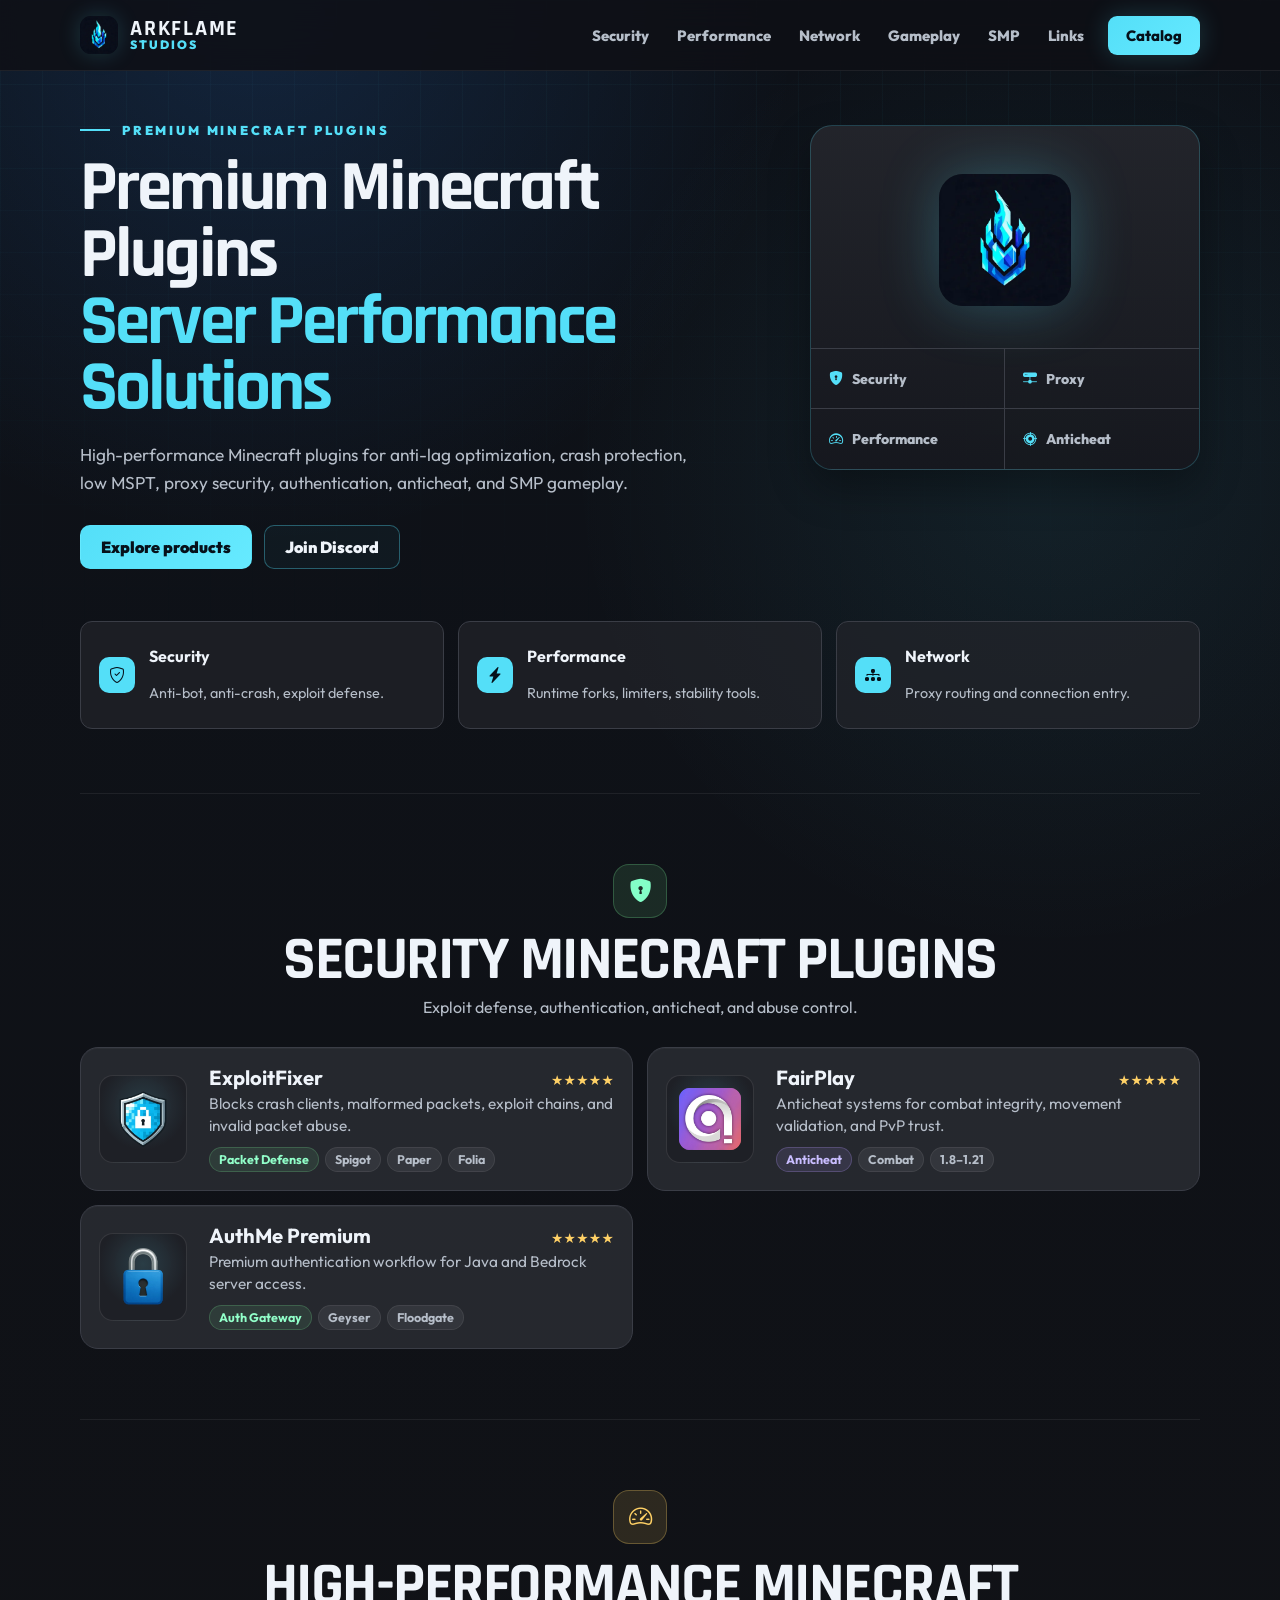
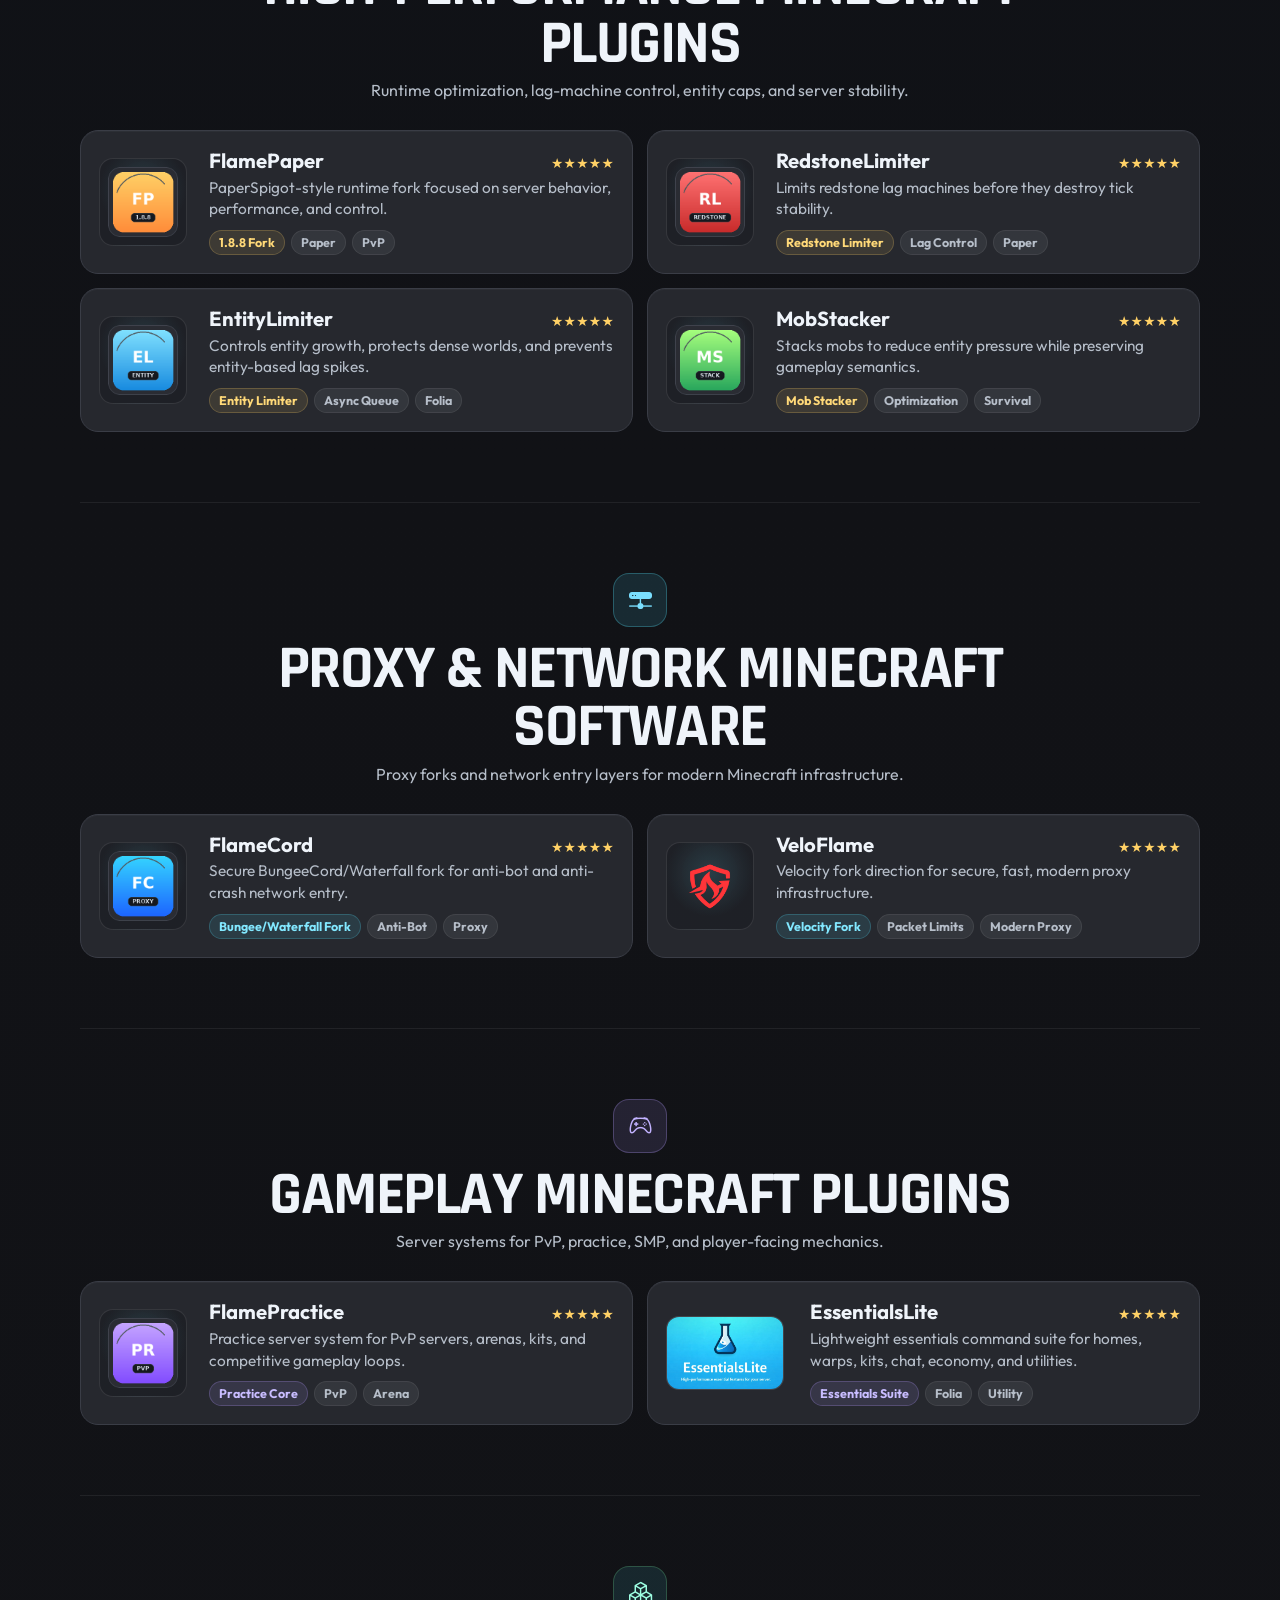
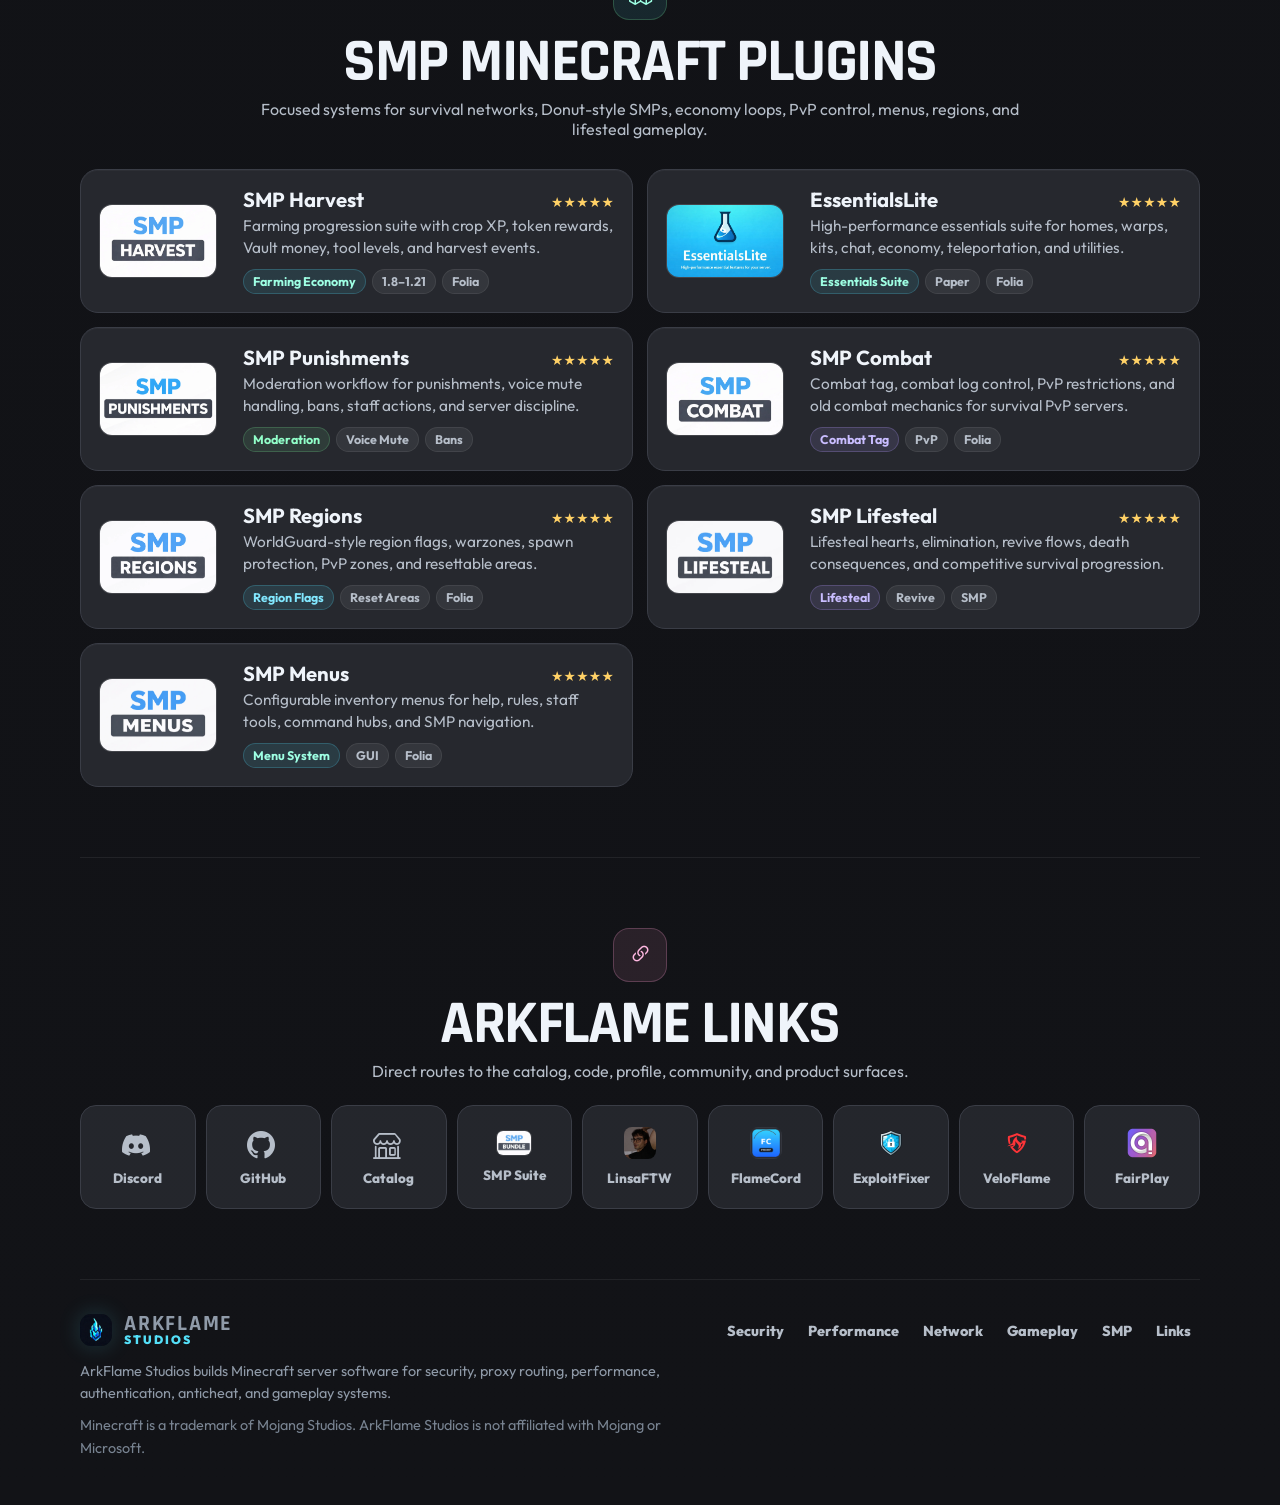
<file: index.html>
<!doctype html>
<html lang="en">
<head>
<meta charset="utf-8"/>
<meta content="width=device-width, initial-scale=1" name="viewport"/>
<title>Minecraft Plugins &amp; Server Performance | ArkFlame Studios</title>
<meta content="Premium Minecraft plugins for server security, anti-lag performance, crash protection, proxy protection, authentication, anticheat, and SMP gameplay." name="description"/>
<meta content="#111216" name="theme-color"/>
<meta content="dark" name="color-scheme"/>
<meta content="index,follow,max-image-preview:large,max-snippet:-1,max-video-preview:-1" name="robots"/>
<link href="https://arkflame.com/" rel="canonical"/>
<meta content="website" property="og:type"/>
<meta content="ArkFlame Studios" property="og:site_name"/>
<meta content="Minecraft Plugins &amp; Server Performance | ArkFlame Studios" property="og:title"/>
<meta content="Premium Minecraft plugins for server security, anti-lag performance, crash protection, proxy protection, authentication, anticheat, and SMP gameplay." property="og:description"/>
<meta content="https://arkflame.com/" property="og:url"/>
<meta content="https://arkflame.com/assets/img/og-image.webp" property="og:image"/>
<meta content="summary_large_image" name="twitter:card"/>
<meta content="Minecraft Plugins &amp; Server Performance | ArkFlame Studios" name="twitter:title"/>
<meta content="Premium Minecraft plugins for server security, anti-lag performance, crash protection, proxy protection, authentication, anticheat, and SMP gameplay." name="twitter:description"/>
<meta content="https://arkflame.com/assets/img/og-image.webp" name="twitter:image"/>
<link href="favicon.webp" rel="icon" sizes="any"/>
<link href="assets/img/favicon-32.webp" rel="icon" type="image/webp"/>
<link href="assets/img/apple-touch-icon.webp" rel="apple-touch-icon"/>
<link href="site.webmanifest" rel="manifest"/>
<link href="https://fonts.googleapis.com" rel="preconnect"/>
<link crossorigin="" href="https://fonts.gstatic.com" rel="preconnect"/>
<link crossorigin="" href="https://cdn.jsdelivr.net" rel="preconnect"/>
<link href="https://fonts.googleapis.com/css2?family=Outfit:wght@400;500;600;700;800&amp;family=Rajdhani:wght@600;700&amp;display=swap" rel="stylesheet"/>
<link href="https://cdn.jsdelivr.net/npm/bootstrap-icons@1.11.3/font/bootstrap-icons.min.css" rel="stylesheet"/>
<link href="assets/css/styles.css" rel="stylesheet"/>

<meta content="minecraft plugins, high-performance minecraft plugins, minecraft server plugins, minecraft exploit fixer, FlameCord, VeloFlame, Paper plugins, Spigot plugins, Bukkit plugins, Velocity plugins, anti lag minecraft plugin, SMP plugins, Minecraft anticheat plugin" name="keywords"/><meta content="ArkFlame Studios" name="author"/><meta content="image/webp" property="og:image:type"/><meta content="1200" property="og:image:width"/><meta content="630" property="og:image:height"/><meta content="en_US" property="og:locale"/><link as="image" href="assets/img/arkflame-logo.webp" rel="preload" type="image/webp"/><link as="image" href="assets/img/og-image.webp" rel="preload" type="image/webp"/><script type="application/ld+json">{
  "@context": "https://schema.org",
  "@graph": [
    {
      "@type": "Organization",
      "@id": "https://arkflame.com/#organization",
      "name": "ArkFlame Studios",
      "url": "https://arkflame.com/",
      "logo": "https://arkflame.com/assets/img/arkflame-logo.webp",
      "image": "https://arkflame.com/assets/img/og-image.webp",
      "sameAs": [
        "https://github.com/ArkFlame",
        "https://builtbybit.com/creators/linsaftw.152552/",
        "https://discord.com/invite/gF36AT3",
        "https://flamecord.com/",
        "https://exploitfixer.org/",
        "https://veloflame.com/",
        "https://fairplay.arkflame.com/",
        "https://linsaftw.arkflame.com/"
      ],
      "description": "ArkFlame Studios builds premium Minecraft plugins and high-performance server software for security, proxy protection, anti-lag optimization, authentication, anticheat, and SMP gameplay."
    },
    {
      "@type": "WebSite",
      "@id": "https://arkflame.com/#website",
      "url": "https://arkflame.com/",
      "name": "ArkFlame Studios",
      "publisher": {
        "@id": "https://arkflame.com/#organization"
      },
      "inLanguage": "en-US"
    },
    {
      "@type": "WebPage",
      "@id": "https://arkflame.com/#webpage",
      "url": "https://arkflame.com/",
      "name": "Minecraft Plugins & Server Performance | ArkFlame Studios",
      "description": "Premium Minecraft plugins for server security, anti-lag performance, crash protection, proxy protection, authentication, anticheat, and SMP gameplay.",
      "isPartOf": {
        "@id": "https://arkflame.com/#website"
      },
      "about": {
        "@id": "https://arkflame.com/#organization"
      },
      "primaryImageOfPage": "https://arkflame.com/assets/img/og-image.webp",
      "inLanguage": "en-US"
    },
    {
      "@type": "BreadcrumbList",
      "@id": "https://arkflame.com/#breadcrumb",
      "itemListElement": [
        {
          "@type": "ListItem",
          "position": 1,
          "name": "Home",
          "item": "https://arkflame.com/"
        },
        {
          "@type": "ListItem",
          "position": 2,
          "name": "Minecraft Plugins",
          "item": "https://arkflame.com/#security"
        }
      ]
    },
    {
      "@type": "ItemList",
      "@id": "https://arkflame.com/#minecraft-plugins",
      "name": "High-Performance Minecraft Plugins by ArkFlame Studios",
      "itemListElement": [
        {
          "@type": "ListItem",
          "position": 1,
          "name": "ExploitFixer",
          "url": "https://exploitfixer.org/"
        },
        {
          "@type": "ListItem",
          "position": 2,
          "name": "FairPlay",
          "url": "https://fairplay.arkflame.com/"
        },
        {
          "@type": "ListItem",
          "position": 3,
          "name": "AuthMe Premium",
          "url": "https://builtbybit.com/resources/authme-premium-geyser-java.44493/"
        },
        {
          "@type": "ListItem",
          "position": 4,
          "name": "FlamePaper",
          "url": "https://builtbybit.com/resources/flamepaper-high-performance.44405/"
        },
        {
          "@type": "ListItem",
          "position": 5,
          "name": "RedstoneLimiter",
          "url": "https://builtbybit.com/resources/redstonelimiter-smart-redstone-limiter.23133/"
        },
        {
          "@type": "ListItem",
          "position": 6,
          "name": "EntityLimiter",
          "url": "https://builtbybit.com/resources/entitylimiter-optimize-performance.67164/"
        },
        {
          "@type": "ListItem",
          "position": 7,
          "name": "MobStacker",
          "url": "https://builtbybit.com/resources/mobstacker-optimize-server-performance.23141/"
        },
        {
          "@type": "ListItem",
          "position": 8,
          "name": "FlameCord",
          "url": "https://flamecord.com/"
        },
        {
          "@type": "ListItem",
          "position": 9,
          "name": "VeloFlame",
          "url": "https://veloflame.com/"
        },
        {
          "@type": "ListItem",
          "position": 10,
          "name": "FlamePractice",
          "url": "https://builtbybit.com/resources/flamepractice-duels-ranked-ffa.70252/"
        },
        {
          "@type": "ListItem",
          "position": 11,
          "name": "EssentialsLite",
          "url": "https://builtbybit.com/resources/essentialslite.34917/"
        },
        {
          "@type": "ListItem",
          "position": 12,
          "name": "SMP Harvest",
          "url": "https://builtbybit.com/resources/smp-harvest.26872/"
        },
        {
          "@type": "ListItem",
          "position": 13,
          "name": "SMP Punishments",
          "url": "https://builtbybit.com/resources/smp-punishments-voice-mute-bans.103696/"
        },
        {
          "@type": "ListItem",
          "position": 14,
          "name": "SMP Combat",
          "url": "https://builtbybit.com/resources/smp-combat.103978/"
        },
        {
          "@type": "ListItem",
          "position": 15,
          "name": "SMP Regions",
          "url": "https://builtbybit.com/resources/smp-regions.104646/"
        },
        {
          "@type": "ListItem",
          "position": 16,
          "name": "SMP Lifesteal",
          "url": "https://builtbybit.com/resources/smp-lifesteal.106855/"
        },
        {
          "@type": "ListItem",
          "position": 17,
          "name": "SMP Menus",
          "url": "https://builtbybit.com/resources/smp-menus.108152/"
        }
      ]
    },
    {
      "@type": "SoftwareApplication",
      "name": "ExploitFixer",
      "url": "https://exploitfixer.org/",
      "image": "https://arkflame.com/assets/img/product-icons/exploitfixer.webp",
      "description": "Minecraft server crash fixer and exploit mitigation plugin for Spigot, Paper, and Folia networks.",
      "applicationCategory": "GameApplication",
      "operatingSystem": "Minecraft Java Edition Server",
      "keywords": "minecraft exploit fixer, crash protection, packet defense, security plugin",
      "publisher": {
        "@id": "https://arkflame.com/#organization"
      }
    },
    {
      "@type": "SoftwareApplication",
      "name": "FairPlay",
      "url": "https://fairplay.arkflame.com/",
      "image": "https://arkflame.com/assets/img/product-icons/fairplay.webp",
      "description": "Minecraft anticheat plugin for combat integrity, movement checks, and PvP trust.",
      "applicationCategory": "GameApplication",
      "operatingSystem": "Minecraft Java Edition Server",
      "keywords": "minecraft anticheat plugin, combat anticheat, pvp security",
      "publisher": {
        "@id": "https://arkflame.com/#organization"
      }
    },
    {
      "@type": "SoftwareApplication",
      "name": "AuthMe Premium",
      "url": "https://builtbybit.com/resources/authme-premium-geyser-java.44493/",
      "image": "https://arkflame.com/assets/img/product-icons/authme-premium.webp",
      "description": "Premium Minecraft authentication plugin for secure login, Java, Bedrock, Geyser, and Floodgate server access.",
      "applicationCategory": "GameApplication",
      "operatingSystem": "Minecraft Java Edition Server",
      "keywords": "minecraft secure login plugin, authentication plugin, geyser floodgate",
      "publisher": {
        "@id": "https://arkflame.com/#organization"
      }
    },
    {
      "@type": "SoftwareApplication",
      "name": "FlamePaper",
      "url": "https://builtbybit.com/resources/flamepaper-high-performance.44405/",
      "image": "https://arkflame.com/assets/img/product-icons/flamepaper.webp",
      "description": "High-performance PaperSpigot 1.8.8 fork for PvP servers and optimized Minecraft server behavior.",
      "applicationCategory": "GameApplication",
      "operatingSystem": "Minecraft Java Edition Server",
      "keywords": "paperspigot fork, minecraft server performance, pvp server software",
      "publisher": {
        "@id": "https://arkflame.com/#organization"
      }
    },
    {
      "@type": "SoftwareApplication",
      "name": "RedstoneLimiter",
      "url": "https://builtbybit.com/resources/redstonelimiter-smart-redstone-limiter.23133/",
      "image": "https://arkflame.com/assets/img/product-icons/redstonelimiter.webp",
      "description": "Minecraft anti-lag redstone plugin that prevents redstone lag machines and protects tick stability.",
      "applicationCategory": "GameApplication",
      "operatingSystem": "Minecraft Java Edition Server",
      "keywords": "anti lag redstone plugin, prevent redstone lag, minecraft lag reduction",
      "publisher": {
        "@id": "https://arkflame.com/#organization"
      }
    },
    {
      "@type": "SoftwareApplication",
      "name": "EntityLimiter",
      "url": "https://builtbybit.com/resources/entitylimiter-optimize-performance.67164/",
      "image": "https://arkflame.com/assets/img/product-icons/entitylimiter.webp",
      "description": "Minecraft entity limiter plugin for entity optimization, lag reduction, and high player count stability.",
      "applicationCategory": "GameApplication",
      "operatingSystem": "Minecraft Java Edition Server",
      "keywords": "best entity limiter plugin, minecraft entity optimization, minecraft lag reduction",
      "publisher": {
        "@id": "https://arkflame.com/#organization"
      }
    },
    {
      "@type": "SoftwareApplication",
      "name": "MobStacker",
      "url": "https://builtbybit.com/resources/mobstacker-optimize-server-performance.23141/",
      "image": "https://arkflame.com/assets/img/product-icons/mobstacker.webp",
      "description": "Minecraft mob stacking plugin that reduces entity pressure while preserving survival gameplay.",
      "applicationCategory": "GameApplication",
      "operatingSystem": "Minecraft Java Edition Server",
      "keywords": "mob stacker plugin, entity optimization, survival plugin",
      "publisher": {
        "@id": "https://arkflame.com/#organization"
      }
    },
    {
      "@type": "SoftwareApplication",
      "name": "FlameCord",
      "url": "https://flamecord.com/",
      "image": "https://arkflame.com/assets/img/product-icons/flamecord.webp",
      "description": "High-performance BungeeCord and Waterfall proxy fork for anti-bot, anti-crash, and network protection.",
      "applicationCategory": "GameApplication",
      "operatingSystem": "Minecraft Java Edition Server",
      "keywords": "FlameCord, BungeeCord DDOS protection, BungeeCord proxy protection, anti bot proxy",
      "publisher": {
        "@id": "https://arkflame.com/#organization"
      }
    },
    {
      "@type": "SoftwareApplication",
      "name": "VeloFlame",
      "url": "https://veloflame.com/",
      "image": "https://arkflame.com/assets/img/product-icons/veloflame.webp",
      "description": "Velocity fork for modern Minecraft proxy performance, packet limits, and secure network infrastructure.",
      "applicationCategory": "GameApplication",
      "operatingSystem": "Minecraft Java Edition Server",
      "keywords": "Velocity fork, Velocity plugins, Minecraft proxy performance",
      "publisher": {
        "@id": "https://arkflame.com/#organization"
      }
    },
    {
      "@type": "SoftwareApplication",
      "name": "FlamePractice",
      "url": "https://builtbybit.com/resources/flamepractice-duels-ranked-ffa.70252/",
      "image": "https://arkflame.com/assets/img/product-icons/flamepractice.webp",
      "description": "Minecraft PvP practice server plugin for arenas, kits, matchmaking, and competitive gameplay loops.",
      "applicationCategory": "GameApplication",
      "operatingSystem": "Minecraft Java Edition Server",
      "keywords": "minecraft practice plugin, pvp plugin, arena plugin",
      "publisher": {
        "@id": "https://arkflame.com/#organization"
      }
    },
    {
      "@type": "SoftwareApplication",
      "name": "EssentialsLite",
      "url": "https://builtbybit.com/resources/essentialslite.34917/",
      "image": "https://arkflame.com/assets/img/products/smp/essentialslite.webp",
      "description": "High-performance Minecraft essentials plugin for homes, warps, kits, chat, economy, teleportation, and utilities.",
      "applicationCategory": "GameApplication",
      "operatingSystem": "Minecraft Java Edition Server",
      "keywords": "minecraft essentials plugin, Paper plugin, Folia plugin, utility plugin",
      "publisher": {
        "@id": "https://arkflame.com/#organization"
      }
    },
    {
      "@type": "SoftwareApplication",
      "name": "SMP Harvest",
      "url": "https://builtbybit.com/resources/smp-harvest.26872/",
      "image": "https://arkflame.com/assets/img/products/smp/smp-harvest.webp",
      "description": "Minecraft farming economy plugin for crop XP, token rewards, Vault money, tool levels, and harvest events.",
      "applicationCategory": "GameApplication",
      "operatingSystem": "Minecraft Java Edition Server",
      "keywords": "minecraft farming plugin, SMP economy plugin, harvest plugin",
      "publisher": {
        "@id": "https://arkflame.com/#organization"
      }
    },
    {
      "@type": "SoftwareApplication",
      "name": "SMP Punishments",
      "url": "https://builtbybit.com/resources/smp-punishments-voice-mute-bans.103696/",
      "image": "https://arkflame.com/assets/img/products/smp/smp-punishments.webp",
      "description": "Minecraft moderation plugin for punishments, voice mute, bans, staff actions, and server discipline.",
      "applicationCategory": "GameApplication",
      "operatingSystem": "Minecraft Java Edition Server",
      "keywords": "minecraft moderation plugin, voice mute plugin, ban plugin",
      "publisher": {
        "@id": "https://arkflame.com/#organization"
      }
    },
    {
      "@type": "SoftwareApplication",
      "name": "SMP Combat",
      "url": "https://builtbybit.com/resources/smp-combat.103978/",
      "image": "https://arkflame.com/assets/img/products/smp/smp-combat.webp",
      "description": "Minecraft combat tag and PvP control plugin for survival servers and old combat mechanics.",
      "applicationCategory": "GameApplication",
      "operatingSystem": "Minecraft Java Edition Server",
      "keywords": "minecraft combat tag plugin, pvp control plugin, SMP combat",
      "publisher": {
        "@id": "https://arkflame.com/#organization"
      }
    },
    {
      "@type": "SoftwareApplication",
      "name": "SMP Regions",
      "url": "https://builtbybit.com/resources/smp-regions.104646/",
      "image": "https://arkflame.com/assets/img/products/smp/smp-regions.webp",
      "description": "Minecraft region flags plugin for warzones, spawn protection, PvP zones, and resettable areas.",
      "applicationCategory": "GameApplication",
      "operatingSystem": "Minecraft Java Edition Server",
      "keywords": "minecraft regions plugin, pvp zone plugin, region flags",
      "publisher": {
        "@id": "https://arkflame.com/#organization"
      }
    },
    {
      "@type": "SoftwareApplication",
      "name": "SMP Lifesteal",
      "url": "https://builtbybit.com/resources/smp-lifesteal.106855/",
      "image": "https://arkflame.com/assets/img/products/smp/smp-lifesteal.webp",
      "description": "Minecraft Lifesteal SMP core plugin with hearts, elimination, revive flows, and competitive survival progression.",
      "applicationCategory": "GameApplication",
      "operatingSystem": "Minecraft Java Edition Server",
      "keywords": "minecraft lifesteal plugin, lifesteal SMP plugin, revive plugin",
      "publisher": {
        "@id": "https://arkflame.com/#organization"
      }
    },
    {
      "@type": "SoftwareApplication",
      "name": "SMP Menus",
      "url": "https://builtbybit.com/resources/smp-menus.108152/",
      "image": "https://arkflame.com/assets/img/products/smp/smp-menus.webp",
      "description": "Minecraft GUI menu system plugin for help menus, rules, staff tools, command hubs, and SMP navigation.",
      "applicationCategory": "GameApplication",
      "operatingSystem": "Minecraft Java Edition Server",
      "keywords": "minecraft menu plugin, GUI plugin, SMP menus",
      "publisher": {
        "@id": "https://arkflame.com/#organization"
      }
    }
  ]
}</script></head>
<body>
<a class="skip-link" href="#main">Skip to content</a>
<header class="site-header" data-header="">
<nav aria-label="Primary navigation" class="nav shell">
<a aria-label="ArkFlame Studios home" class="brand" href="#top">
<img alt="ArkFlame Studios logo for premium Minecraft plugins and server software" decoding="async" fetchpriority="high" height="38" loading="eager" src="assets/img/arkflame-logo.webp" width="38"/>
<span><strong>ARKFLAME</strong><em>STUDIOS</em></span>
</a>
<button aria-controls="primary-menu" aria-expanded="false" class="menu-toggle" data-menu-toggle="" type="button">
<span></span><span></span><span></span>
<span class="sr-only">Toggle menu</span>
</button>
<div class="nav-links" data-menu="" id="primary-menu">
<a href="#security">Security</a>
<a href="#performance">Performance</a>
<a href="#network">Network</a>
<a href="#gameplay">Gameplay</a>
<a href="#smp">SMP</a>
<a href="#links">Links</a>
<a class="nav-cta" href="https://builtbybit.com/creators/linsaftw.152552/" rel="noopener" target="_blank">Catalog</a>
</div>
</nav>
</header>
<main id="main">
<section class="hero shell" id="top">
<div class="hero-copy">
<p class="eyebrow"><span></span> Premium Minecraft plugins</p>
<h1>Premium Minecraft Plugins<br/><span>Server Performance Solutions</span></h1>
<p class="hero-text">High-performance Minecraft plugins for anti-lag optimization, crash protection, low MSPT, proxy security, authentication, anticheat, and SMP gameplay.</p>
<div aria-label="Primary actions" class="hero-actions">
<a class="btn primary" href="#security">Explore products</a>
<a class="btn secondary" href="https://discord.com/invite/gF36AT3" rel="noopener" target="_blank">Join Discord</a>
</div>
</div>
<aside aria-label="ArkFlame software layers" class="hero-panel">
<img alt="ArkFlame Studios logo for premium Minecraft plugins and server software" class="hero-logo" decoding="async" fetchpriority="high" height="112" loading="eager" src="assets/img/arkflame-logo.webp" width="112"/>
<div class="layer-list">
<span><i class="bi bi-shield-lock-fill"></i> Security</span>
<span><i class="bi bi-hdd-network-fill"></i> Proxy</span>
<span><i class="bi bi-speedometer2"></i> Performance</span>
<span><i class="bi bi-crosshair2"></i> Anticheat</span>
</div>
</aside>
</section>
<section aria-label="ArkFlame stack summary" class="intro shell">
<article><i class="bi bi-shield-check"></i><strong>Security</strong><span>Anti-bot, anti-crash, exploit defense.</span></article>
<article><i class="bi bi-lightning-charge-fill"></i><strong>Performance</strong><span>Runtime forks, limiters, stability tools.</span></article>
<article><i class="bi bi-diagram-3-fill"></i><strong>Network</strong><span>Proxy routing and connection entry.</span></article>
</section>
<section class="product-category shell" id="security">
<header class="category-heading">
<div class="category-icon security"><i class="bi bi-shield-lock-fill"></i></div>
<h2>Security Minecraft Plugins</h2>
<p>Exploit defense, authentication, anticheat, and abuse control.</p>
</header>
<div class="product-list two-columns">
<article class="product-row">
<a href="https://exploitfixer.org/" rel="noopener" target="_blank">
<img alt="ExploitFixer premium Minecraft plugin icon for crash protection and exploit mitigation" decoding="async" height="88" loading="lazy" src="assets/img/product-icons/exploitfixer.webp" width="88"/>
<div class="product-body">
<div class="product-title"><h3 title="ExploitFixer - Advanced Minecraft crash protection and exploit mitigation plugin">ExploitFixer</h3><span aria-label="5 star rating" class="rating">★★★★★</span></div>
<p>Blocks crash clients, malformed packets, exploit chains, and invalid packet abuse.</p>
<div class="chips"><span class="chip security-chip">Packet Defense</span><span class="chip">Spigot</span><span class="chip">Paper</span><span class="chip">Folia</span></div>
</div>
</a>
</article>
<article class="product-row">
<a href="https://fairplay.arkflame.com/" rel="noopener" target="_blank">
<img alt="FairPlay Minecraft anticheat plugin icon for PvP server security" decoding="async" height="88" loading="lazy" src="assets/img/product-icons/fairplay.webp" width="88"/>
<div class="product-body">
<div class="product-title"><h3 title="FairPlay - Minecraft anticheat plugin for combat integrity and PvP trust">FairPlay</h3><span aria-label="5 star rating" class="rating">★★★★★</span></div>
<p>Anticheat systems for combat integrity, movement validation, and PvP trust.</p>
<div class="chips"><span class="chip gameplay-chip">Anticheat</span><span class="chip">Combat</span><span class="chip">1.8–1.21</span></div>
</div>
</a>
</article>
<article class="product-row">
<a href="https://builtbybit.com/resources/authme-premium-geyser-java.44493/" rel="noopener" target="_blank">
<img alt="AuthMe Premium Minecraft secure login plugin icon" decoding="async" height="88" loading="lazy" src="assets/img/product-icons/authme-premium.webp" width="88"/>
<div class="product-body">
<div class="product-title"><h3 title="AuthMe Premium - Secure Minecraft login and authentication plugin">AuthMe Premium</h3><span aria-label="5 star rating" class="rating">★★★★★</span></div>
<p>Premium authentication workflow for Java and Bedrock server access.</p>
<div class="chips"><span class="chip security-chip">Auth Gateway</span><span class="chip">Geyser</span><span class="chip">Floodgate</span></div>
</div>
</a>
</article>
</div>
</section>
<section class="product-category shell" id="performance">
<header class="category-heading">
<div class="category-icon performance"><i class="bi bi-speedometer2"></i></div>
<h2>High-Performance Minecraft Plugins</h2>
<p>Runtime optimization, lag-machine control, entity caps, and server stability.</p>
</header>
<div class="product-list two-columns">
<article class="product-row">
<a href="https://builtbybit.com/resources/flamepaper-high-performance.44405/" rel="noopener" target="_blank">
<img alt="FlamePaper high-performance PaperSpigot fork icon for Minecraft PvP servers" decoding="async" height="88" loading="lazy" src="assets/img/product-icons/flamepaper.webp" width="88"/>
<div class="product-body">
<div class="product-title"><h3 title="FlamePaper - High-performance PaperSpigot 1.8.8 fork for PvP servers">FlamePaper</h3><span aria-label="5 star rating" class="rating">★★★★★</span></div>
<p>PaperSpigot-style runtime fork focused on server behavior, performance, and control.</p>
<div class="chips"><span class="chip performance-chip">1.8.8 Fork</span><span class="chip">Paper</span><span class="chip">PvP</span></div>
</div>
</a>
</article>
<article class="product-row">
<a href="https://builtbybit.com/resources/redstonelimiter-smart-redstone-limiter.23133/" rel="noopener" target="_blank">
<img alt="RedstoneLimiter Minecraft anti-lag redstone plugin icon" decoding="async" height="88" loading="lazy" src="assets/img/product-icons/redstonelimiter.webp" width="88"/>
<div class="product-body">
<div class="product-title"><h3 title="RedstoneLimiter - Minecraft redstone lag prevention plugin">RedstoneLimiter</h3><span aria-label="5 star rating" class="rating">★★★★★</span></div>
<p>Limits redstone lag machines before they destroy tick stability.</p>
<div class="chips"><span class="chip performance-chip">Redstone Limiter</span><span class="chip">Lag Control</span><span class="chip">Paper</span></div>
</div>
</a>
</article>
<article class="product-row">
<a href="https://builtbybit.com/resources/entitylimiter-optimize-performance.67164/" rel="noopener" target="_blank">
<img alt="EntityLimiter Minecraft entity optimization plugin icon" decoding="async" height="88" loading="lazy" src="assets/img/product-icons/entitylimiter.webp" width="88"/>
<div class="product-body">
<div class="product-title"><h3 title="EntityLimiter - Minecraft entity optimization and lag reduction plugin">EntityLimiter</h3><span aria-label="5 star rating" class="rating">★★★★★</span></div>
<p>Controls entity growth, protects dense worlds, and prevents entity-based lag spikes.</p>
<div class="chips"><span class="chip performance-chip">Entity Limiter</span><span class="chip">Async Queue</span><span class="chip">Folia</span></div>
</div>
</a>
</article>
<article class="product-row">
<a href="https://builtbybit.com/resources/mobstacker-optimize-server-performance.23141/" rel="noopener" target="_blank">
<img alt="MobStacker Minecraft mob stacking performance plugin icon" decoding="async" height="88" loading="lazy" src="assets/img/product-icons/mobstacker.webp" width="88"/>
<div class="product-body">
<div class="product-title"><h3 title="MobStacker - Minecraft mob stacking and entity optimization plugin">MobStacker</h3><span aria-label="5 star rating" class="rating">★★★★★</span></div>
<p>Stacks mobs to reduce entity pressure while preserving gameplay semantics.</p>
<div class="chips"><span class="chip performance-chip">Mob Stacker</span><span class="chip">Optimization</span><span class="chip">Survival</span></div>
</div>
</a>
</article>
</div>
</section>
<section class="product-category shell" id="network">
<header class="category-heading">
<div class="category-icon network"><i class="bi bi-hdd-network-fill"></i></div>
<h2>Proxy &amp; Network Minecraft Software</h2>
<p>Proxy forks and network entry layers for modern Minecraft infrastructure.</p>
</header>
<div class="product-list two-columns">
<article class="product-row">
<a href="https://flamecord.com/" rel="noopener" target="_blank">
<img alt="FlameCord BungeeCord proxy protection software icon" decoding="async" height="88" loading="lazy" src="assets/img/product-icons/flamecord.webp" width="88"/>
<div class="product-body">
<div class="product-title"><h3 title="FlameCord - BungeeCord and Waterfall anti-bot proxy protection">FlameCord</h3><span aria-label="5 star rating" class="rating">★★★★★</span></div>
<p>Secure BungeeCord/Waterfall fork for anti-bot and anti-crash network entry.</p>
<div class="chips"><span class="chip network-chip">Bungee/Waterfall Fork</span><span class="chip">Anti-Bot</span><span class="chip">Proxy</span></div>
</div>
</a>
</article>
<article class="product-row">
<a href="https://veloflame.com/" rel="noopener" target="_blank">
<img alt="VeloFlame Velocity fork Minecraft proxy software icon" decoding="async" height="88" loading="lazy" src="assets/img/product-icons/veloflame.webp" width="88"/>
<div class="product-body">
<div class="product-title"><h3 title="VeloFlame - Velocity fork for modern Minecraft proxy performance">VeloFlame</h3><span aria-label="5 star rating" class="rating">★★★★★</span></div>
<p>Velocity fork direction for secure, fast, modern proxy infrastructure.</p>
<div class="chips"><span class="chip network-chip">Velocity Fork</span><span class="chip">Packet Limits</span><span class="chip">Modern Proxy</span></div>
</div>
</a>
</article>
</div>
</section>
<section class="product-category shell" id="gameplay">
<header class="category-heading">
<div class="category-icon gameplay"><i class="bi bi-controller"></i></div>
<h2>Gameplay Minecraft Plugins</h2>
<p>Server systems for PvP, practice, SMP, and player-facing mechanics.</p>
</header>
<div class="product-list two-columns">
<article class="product-row">
<a href="https://builtbybit.com/resources/flamepractice-duels-ranked-ffa.70252/" rel="noopener" target="_blank">
<img alt="FlamePractice Minecraft PvP practice plugin icon" decoding="async" height="88" loading="lazy" src="assets/img/product-icons/flamepractice.webp" width="88"/>
<div class="product-body">
<div class="product-title"><h3 title="FlamePractice - Minecraft PvP practice server plugin">FlamePractice</h3><span aria-label="5 star rating" class="rating">★★★★★</span></div>
<p>Practice server system for PvP servers, arenas, kits, and competitive gameplay loops.</p>
<div class="chips"><span class="chip gameplay-chip">Practice Core</span><span class="chip">PvP</span><span class="chip">Arena</span></div>
</div>
</a>
</article>
<article class="product-row">
<a href="https://builtbybit.com/resources/essentialslite.34917/" rel="noopener" target="_blank">
<img alt="EssentialsLite high-performance Minecraft essentials plugin artwork" class="product-banner" decoding="async" height="88" loading="lazy" src="assets/img/products/smp/essentialslite.webp" width="88"/>
<div class="product-body">
<div class="product-title"><h3 title="EssentialsLite - Lightweight Minecraft essentials plugin for Paper and Folia">EssentialsLite</h3><span aria-label="5 star rating" class="rating">★★★★★</span></div>
<p>Lightweight essentials command suite for homes, warps, kits, chat, economy, and utilities.</p>
<div class="chips"><span class="chip gameplay-chip">Essentials Suite</span><span class="chip">Folia</span><span class="chip">Utility</span></div>
</div>
</a>
</article>
</div>
</section>
<section class="product-category shell" id="smp">
<header class="category-heading">
<div class="category-icon smp"><i class="bi bi-boxes"></i></div>
<h2>SMP Minecraft Plugins</h2>
<p>Focused systems for survival networks, Donut-style SMPs, economy loops, PvP control, menus, regions, and lifesteal gameplay.</p>
</header>
<div class="product-list two-columns">
<article class="product-row">
<a href="https://builtbybit.com/resources/smp-harvest.26872/" rel="noopener" target="_blank">
<img alt="SMP Harvest Minecraft farming economy plugin artwork" class="product-banner" decoding="async" height="88" loading="lazy" src="assets/img/products/smp/smp-harvest.webp" width="88"/>
<div class="product-body">
<div class="product-title"><h3 title="SMP Harvest - Minecraft farming economy and survival progression plugin">SMP Harvest</h3><span aria-label="5 star rating" class="rating">★★★★★</span></div>
<p>Farming progression suite with crop XP, token rewards, Vault money, tool levels, and harvest events.</p>
<div class="chips"><span class="chip smp-chip">Farming Economy</span><span class="chip">1.8–1.21</span><span class="chip">Folia</span></div>
</div>
</a>
</article>
<article class="product-row">
<a href="https://builtbybit.com/resources/essentialslite.34917/" rel="noopener" target="_blank">
<img alt="EssentialsLite high-performance Minecraft essentials plugin artwork" class="product-banner" decoding="async" height="88" loading="lazy" src="assets/img/products/smp/essentialslite.webp" width="88"/>
<div class="product-body">
<div class="product-title"><h3 title="EssentialsLite - Lightweight Minecraft essentials plugin for Paper and Folia">EssentialsLite</h3><span aria-label="5 star rating" class="rating">★★★★★</span></div>
<p>High-performance essentials suite for homes, warps, kits, chat, economy, teleportation, and utilities.</p>
<div class="chips"><span class="chip smp-chip">Essentials Suite</span><span class="chip">Paper</span><span class="chip">Folia</span></div>
</div>
</a>
</article>
<article class="product-row">
<a href="https://builtbybit.com/resources/smp-punishments-voice-mute-bans.103696/" rel="noopener" target="_blank">
<img alt="SMP Punishments Minecraft moderation plugin artwork for voice mute and bans" class="product-banner" decoding="async" height="88" loading="lazy" src="assets/img/products/smp/smp-punishments.webp" width="88"/>
<div class="product-body">
<div class="product-title"><h3 title="SMP Punishments - Minecraft moderation plugin for voice mute and bans">SMP Punishments</h3><span aria-label="5 star rating" class="rating">★★★★★</span></div>
<p>Moderation workflow for punishments, voice mute handling, bans, staff actions, and server discipline.</p>
<div class="chips"><span class="chip security-chip">Moderation</span><span class="chip">Voice Mute</span><span class="chip">Bans</span></div>
</div>
</a>
</article>
<article class="product-row">
<a href="https://builtbybit.com/resources/smp-combat.103978/" rel="noopener" target="_blank">
<img alt="SMP Combat Minecraft combat tag and PvP control plugin artwork" class="product-banner" decoding="async" height="88" loading="lazy" src="assets/img/products/smp/smp-combat.webp" width="88"/>
<div class="product-body">
<div class="product-title"><h3 title="SMP Combat - Minecraft combat tag and PvP control plugin">SMP Combat</h3><span aria-label="5 star rating" class="rating">★★★★★</span></div>
<p>Combat tag, combat log control, PvP restrictions, and old combat mechanics for survival PvP servers.</p>
<div class="chips"><span class="chip gameplay-chip">Combat Tag</span><span class="chip">PvP</span><span class="chip">Folia</span></div>
</div>
</a>
</article>
<article class="product-row">
<a href="https://builtbybit.com/resources/smp-regions.104646/" rel="noopener" target="_blank">
<img alt="SMP Regions Minecraft region flags and PvP zones plugin artwork" class="product-banner" decoding="async" height="88" loading="lazy" src="assets/img/products/smp/smp-regions.webp" width="88"/>
<div class="product-body">
<div class="product-title"><h3 title="SMP Regions - Minecraft region flags and PvP zone plugin">SMP Regions</h3><span aria-label="5 star rating" class="rating">★★★★★</span></div>
<p>WorldGuard-style region flags, warzones, spawn protection, PvP zones, and resettable areas.</p>
<div class="chips"><span class="chip network-chip">Region Flags</span><span class="chip">Reset Areas</span><span class="chip">Folia</span></div>
</div>
</a>
</article>
<article class="product-row">
<a href="https://builtbybit.com/resources/smp-lifesteal.106855/" rel="noopener" target="_blank">
<img alt="SMP Lifesteal Minecraft Lifesteal SMP core plugin artwork" class="product-banner" decoding="async" height="88" loading="lazy" src="assets/img/products/smp/smp-lifesteal.webp" width="88"/>
<div class="product-body">
<div class="product-title"><h3 title="SMP Lifesteal - Minecraft Lifesteal SMP core plugin">SMP Lifesteal</h3><span aria-label="5 star rating" class="rating">★★★★★</span></div>
<p>Lifesteal hearts, elimination, revive flows, death consequences, and competitive survival progression.</p>
<div class="chips"><span class="chip gameplay-chip">Lifesteal</span><span class="chip">Revive</span><span class="chip">SMP</span></div>
</div>
</a>
</article>
<article class="product-row">
<a href="https://builtbybit.com/resources/smp-menus.108152/" rel="noopener" target="_blank">
<img alt="SMP Menus Minecraft GUI menu system plugin artwork" class="product-banner" decoding="async" height="88" loading="lazy" src="assets/img/products/smp/smp-menus.webp" width="88"/>
<div class="product-body">
<div class="product-title"><h3 title="SMP Menus - Minecraft GUI menu system plugin">SMP Menus</h3><span aria-label="5 star rating" class="rating">★★★★★</span></div>
<p>Configurable inventory menus for help, rules, staff tools, command hubs, and SMP navigation.</p>
<div class="chips"><span class="chip smp-chip">Menu System</span><span class="chip">GUI</span><span class="chip">Folia</span></div>
</div>
</a>
</article>
</div>
</section>
<section class="links-section shell" id="links">
<header class="category-heading compact">
<div class="category-icon links"><i class="bi bi-link-45deg"></i></div>
<h2>ArkFlame Links</h2>
<p>Direct routes to the catalog, code, profile, community, and product surfaces.</p>
</header>
<div aria-label="ArkFlame external links" class="icon-links">
<a aria-label="ArkFlame Studios Discord" href="https://discord.com/invite/gF36AT3" rel="noopener" target="_blank">
<i aria-hidden="true" class="bi bi-discord"></i>
<span>Discord</span>
</a>
<a aria-label="ArkFlame GitHub" href="https://github.com/ArkFlame" rel="noopener" target="_blank">
<i aria-hidden="true" class="bi bi-github"></i>
<span>GitHub</span>
</a>
<a aria-label="ArkFlame BuiltByBit catalog" href="https://builtbybit.com/creators/linsaftw.152552/" rel="noopener" target="_blank">
<i class="bi bi-shop"></i>
<span>Catalog</span>
</a>
<a aria-label="SMP Complete Suite bundle" href="https://builtbybit.com/resources/bundle/smp-complete-suite.3724/" rel="noopener" target="_blank">
<img alt="SMP Complete Suite Minecraft plugins bundle artwork" class="link-thumb" decoding="async" height="28" loading="lazy" src="assets/img/products/smp/smp-bundle.webp" width="28"/>
<span>SMP Suite</span>
</a>
<a aria-label="LinsaFTW profile" href="https://linsaftw.arkflame.com" rel="noopener" target="_blank">
<img alt="LinsaFTW ArkFlame Studios developer profile image" decoding="async" height="28" loading="lazy" src="assets/img/product-icons/linsaftw.webp" width="28"/>
<span>LinsaFTW</span>
</a>
<a aria-label="FlameCord website" href="https://flamecord.com/" rel="noopener" target="_blank">
<img alt="FlameCord BungeeCord proxy protection software icon" decoding="async" height="28" loading="lazy" src="assets/img/product-icons/flamecord.webp" width="28"/>
<span>FlameCord</span>
</a>
<a aria-label="ExploitFixer website" href="https://exploitfixer.org/" rel="noopener" target="_blank">
<img alt="ExploitFixer premium Minecraft plugin icon for crash protection and exploit mitigation" decoding="async" height="28" loading="lazy" src="assets/img/product-icons/exploitfixer.webp" width="28"/>
<span>ExploitFixer</span>
</a>
<a aria-label="VeloFlame website" href="https://veloflame.com/" rel="noopener" target="_blank">
<img alt="VeloFlame Velocity fork Minecraft proxy software icon" decoding="async" height="28" loading="lazy" src="assets/img/product-icons/veloflame.webp" width="28"/>
<span>VeloFlame</span>
</a>
<a aria-label="FairPlay website" href="https://fairplay.arkflame.com/" rel="noopener" target="_blank">
<img alt="FairPlay Minecraft anticheat plugin icon for PvP server security" decoding="async" height="28" loading="lazy" src="assets/img/product-icons/fairplay.webp" width="28"/>
<span>FairPlay</span>
</a>
</div>
</section>
</main>
<footer class="site-footer shell">
<div>
<a aria-label="ArkFlame Studios home" class="brand footer-brand" href="#top">
<img alt="ArkFlame Studios logo for premium Minecraft plugins and server software" decoding="async" fetchpriority="high" height="32" loading="eager" src="assets/img/arkflame-logo.webp" width="32"/>
<span><strong>ARKFLAME</strong><em>STUDIOS</em></span>
</a>
<p>ArkFlame Studios builds Minecraft server software for security, proxy routing, performance, authentication, anticheat, and gameplay systems.</p>
<p class="legal">Minecraft is a trademark of Mojang Studios. ArkFlame Studios is not affiliated with Mojang or Microsoft.</p>
</div>
<div class="footer-links">
<a href="#security">Security</a>
<a href="#performance">Performance</a>
<a href="#network">Network</a>
<a href="#gameplay">Gameplay</a>
<a href="#smp">SMP</a>
<a href="#links">Links</a>
</div>
</footer>
<script defer="" src="assets/js/main.js"></script>
</body>
</html>
</file>
<file: assets/css/styles.css>
:root {
  --bg: #111216;
  --bg-2: #17191e;
  --panel: #24262c;
  --panel-2: #2b2d33;
  --panel-3: #33363d;
  --line: #3a3d46;
  --line-soft: rgba(255,255,255,.07);
  --text: #eff4fa;
  --muted: #b6bec9;
  --muted-2: #8f9aa8;
  --blue: #2f8cff;
  --cyan: #54dff8;
  --green: #76e18f;
  --gold: #ffd166;
  --pink: #ff9fcf;
  --purple: #b59cff;
  --shadow: 0 18px 42px rgba(0,0,0,.32);
  --radius: 12px;
  --radius-lg: 18px;
  --font-display: "Rajdhani", "Outfit", system-ui, sans-serif;
  --font-body: "Outfit", system-ui, -apple-system, Segoe UI, sans-serif;
}

* { box-sizing: border-box; }
html { scroll-behavior: smooth; }
body {
  margin: 0;
  min-height: 100vh;
  background:
    radial-gradient(circle at 20% 0%, rgba(47,140,255,.16), transparent 34rem),
    radial-gradient(circle at 82% 10%, rgba(84,223,248,.08), transparent 30rem),
    linear-gradient(180deg, #0d1118 0%, var(--bg) 44%, #121317 100%);
  color: var(--text);
  font-family: var(--font-body);
  text-rendering: optimizeLegibility;
  -webkit-font-smoothing: antialiased;
}
body::before {
  content: "";
  position: fixed;
  inset: 0;
  z-index: -1;
  pointer-events: none;
  background:
    linear-gradient(rgba(84,223,248,.035) 1px, transparent 1px),
    linear-gradient(90deg, rgba(84,223,248,.035) 1px, transparent 1px);
  background-size: 42px 42px;
  mask-image: linear-gradient(to bottom, black, transparent 74%);
}
a { color: inherit; text-decoration: none; }
img { max-width: 100%; display: block; }
button, input { font: inherit; }
.shell { width: min(100% - 32px, 1120px); margin-inline: auto; }
.sr-only { position:absolute; width:1px; height:1px; padding:0; margin:-1px; overflow:hidden; clip:rect(0,0,0,0); white-space:nowrap; border:0; }
.skip-link { position: fixed; left: 16px; top: 12px; z-index: 100; transform: translateY(-140%); padding: 10px 12px; border-radius: 8px; color: #06111a; background: var(--cyan); font-weight: 800; }
.skip-link:focus { transform: translateY(0); }

.site-header {
  position: sticky;
  top: 0;
  z-index: 50;
  border-bottom: 1px solid var(--line-soft);
  background: rgba(14,16,21,.86);
  backdrop-filter: blur(18px);
}
.nav { min-height: 70px; display: flex; align-items: center; gap: 24px; }
.brand { display: inline-flex; align-items: center; gap: 12px; min-width: max-content; }
.brand img { width: 38px; height: 38px; border-radius: 11px; box-shadow: 0 0 22px rgba(84,223,248,.18); }
.brand strong { display: block; font-family: var(--font-display); font-size: 1.38rem; line-height: .9; letter-spacing: .08em; }
.brand em { display: block; color: var(--cyan); font-style: normal; font-weight: 900; font-size: .75rem; line-height: 1; letter-spacing: .16em; }
.nav-links { margin-left: auto; display: flex; align-items: center; gap: 4px; }
.nav-links a { padding: 10px 12px; border-radius: 9px; color: var(--muted); font-size: .93rem; font-weight: 800; }
.nav-links a:hover, .nav-links a:focus-visible { color: var(--text); background: rgba(255,255,255,.055); outline: none; }
.nav-links .nav-cta { margin-left: 8px; padding-inline: 18px; color: #06111a; background: linear-gradient(135deg, var(--cyan), #65e9ff); box-shadow: 0 0 26px rgba(84,223,248,.2); }
.menu-toggle { display: none; width: 44px; height: 44px; margin-left: auto; border: 1px solid rgba(84,223,248,.35); border-radius: 12px; background: rgba(84,223,248,.05); cursor: pointer; }
.menu-toggle span:not(.sr-only) { display: block; width: 18px; height: 2px; margin: 4px auto; background: var(--text); border-radius: 999px; }

.hero { min-height: 520px; display: grid; grid-template-columns: minmax(0, 1fr) 390px; gap: 72px; align-items: start; padding: 44px 0 52px; }
.eyebrow { display: inline-flex; align-items: center; gap: 12px; margin: 0 0 18px; color: var(--cyan); font-size: .8rem; font-weight: 900; text-transform: uppercase; letter-spacing: .22em; }
.eyebrow span { display: inline-block; width: 30px; height: 2px; background: currentColor; }
h1, h2, h3, p { margin-top: 0; }
h1 { max-width: 760px; margin-bottom: 18px; font-family: var(--font-display); font-size: clamp(3.8rem, 5.55vw, 5.35rem); line-height: .94; letter-spacing: -.04em; }
h1 span { color: var(--cyan); }
.hero-text { max-width: 610px; margin-bottom: 28px; color: var(--muted); font-size: 1.08rem; line-height: 1.62; }
.hero-actions { display: flex; flex-wrap: wrap; gap: 12px; }
.btn { min-height: 44px; display: inline-flex; align-items: center; justify-content: center; padding: 0 20px; border-radius: 10px; border: 1px solid transparent; font-weight: 900; }
.btn.primary { color: #06111a; background: linear-gradient(135deg, var(--cyan), #66eaff); }
.btn.secondary { color: var(--text); border-color: rgba(84,223,248,.35); background: rgba(84,223,248,.04); }
.btn:hover, .btn:focus-visible { transform: translateY(-1px); outline: none; box-shadow: 0 12px 30px rgba(0,0,0,.25); }
.hero-panel { align-self: start; margin-top: 10px; border: 1px solid rgba(84,223,248,.22); border-radius: 22px; background: linear-gradient(180deg, rgba(36,38,44,.92), rgba(22,24,30,.94)); box-shadow: var(--shadow); overflow: hidden; }
.hero-logo { width: 132px; height: 132px; margin: 48px auto 42px; border-radius: 24px; box-shadow: 0 0 58px rgba(84,223,248,.28); }
.layer-list { display: grid; grid-template-columns: 1fr 1fr; border-top: 1px solid var(--line); }
.layer-list span { min-height: 60px; display: flex; align-items: center; gap: 9px; padding: 0 18px; border-right: 1px solid var(--line); border-bottom: 1px solid var(--line); color: var(--muted); font-size: .88rem; font-weight: 800; }
.layer-list span:nth-child(2n) { border-right: 0; }
.layer-list span:nth-last-child(-n+2) { border-bottom: 0; }
.layer-list i { color: var(--cyan); }

.intro { display: grid; grid-template-columns: repeat(3, minmax(0, 1fr)); gap: 14px; padding: 0 0 64px; }
.intro article { display: grid; grid-template-columns: 36px 1fr; gap: 4px 14px; align-items: center; min-height: 108px; padding: 18px; border: 1px solid var(--line); border-radius: var(--radius); background: rgba(36,38,44,.68); }
.intro i { grid-row: 1 / 3; display: grid; place-items: center; width: 36px; height: 36px; border-radius: 10px; color: #06111a; background: var(--cyan); }
.intro strong { font-size: 1rem; }
.intro span { color: var(--muted); font-size: .9rem; line-height: 1.45; }

.product-category { padding: 70px 0; border-top: 1px solid var(--line-soft); }
.category-heading { max-width: 760px; margin: 0 auto 30px; text-align: center; }
.category-heading.compact { margin-bottom: 24px; }
.category-icon { width: 54px; height: 54px; display: grid; place-items: center; margin: 0 auto 14px; border-radius: 16px; font-size: 1.45rem; border: 1px solid transparent; }
.category-icon.security { color: #83ffc8; background: rgba(118,225,143,.12); border-color: rgba(118,225,143,.26); }
.category-icon.performance { color: #ffd166; background: rgba(255,209,102,.12); border-color: rgba(255,209,102,.28); }
.category-icon.network { color: #7adfff; background: rgba(84,223,248,.12); border-color: rgba(84,223,248,.28); }
.category-icon.gameplay { color: #c2b2ff; background: rgba(181,156,255,.12); border-color: rgba(181,156,255,.28); }
.category-icon.smp { color: #9effe3; background: rgba(84,223,248,.1); border-color: rgba(118,225,143,.24); }
.category-icon.links { color: #ffb8e1; background: rgba(255,159,207,.1); border-color: rgba(255,159,207,.24); }
.category-heading h2 { margin-bottom: 7px; font-family: var(--font-display); font-size: clamp(2.35rem, 4.8vw, 3.8rem); line-height: .95; letter-spacing: -.025em; text-transform: uppercase; }
.category-heading p { margin: 0; color: var(--muted); font-size: 1rem; }
.two-columns { display: grid; grid-template-columns: repeat(2, minmax(0, 1fr)); gap: 14px; }
.product-row { border: 1px solid var(--line); border-radius: var(--radius-lg); background: rgba(42,44,51,.88); box-shadow: 0 1px 0 rgba(255,255,255,.03) inset; transition: transform .18s ease, border-color .18s ease, background .18s ease; }
.product-row:hover, .product-row:focus-within { transform: translateY(-2px); border-color: rgba(84,223,248,.52); background: rgba(48,51,60,.96); }
.product-row a { min-height: 138px; display: grid; grid-template-columns: 92px 1fr; gap: 18px; align-items: center; padding: 18px; }
.product-row img { width: 88px; height: 88px; object-fit: contain; padding: 8px; border-radius: 14px; border: 1px solid rgba(255,255,255,.1); background: radial-gradient(circle at 50% 35%, rgba(84,223,248,.12), rgba(0,0,0,.18) 62%); }
.product-title { display: flex; align-items: baseline; justify-content: space-between; gap: 14px; margin-bottom: 4px; }
.product-title h3 { margin: 0; color: var(--text); font-size: 1.27rem; line-height: 1.15; }
.rating { color: var(--gold); font-size: .86rem; letter-spacing: .02em; white-space: nowrap; }
.product-body p { margin: 0 0 10px; color: var(--muted); font-size: .96rem; line-height: 1.42; }
.chips { display: flex; flex-wrap: wrap; gap: 6px; }
.chip { display: inline-flex; align-items: center; min-height: 25px; padding: 0 9px; border-radius: 999px; background: rgba(255,255,255,.065); color: var(--muted); border: 1px solid rgba(255,255,255,.07); font-size: .78rem; font-weight: 700; }
.security-chip { color: #91ffc9; background: rgba(118,225,143,.11); border-color: rgba(118,225,143,.22); }
.performance-chip { color: #ffd978; background: rgba(255,209,102,.11); border-color: rgba(255,209,102,.22); }
.network-chip { color: #82e8ff; background: rgba(84,223,248,.11); border-color: rgba(84,223,248,.22); }
.gameplay-chip { color: #c9bdff; background: rgba(181,156,255,.12); border-color: rgba(181,156,255,.24); }
.smp-chip { color: #9effe3; background: rgba(84,223,248,.1); border-color: rgba(84,223,248,.22); }

.links-section { padding: 70px 0; border-top: 1px solid var(--line-soft); }
.icon-links { display: grid; grid-template-columns: repeat(auto-fit, minmax(104px, 1fr)); gap: 10px; }
.icon-links a { min-height: 104px; display: flex; flex-direction: column; align-items: center; justify-content: center; gap: 11px; border: 1px solid var(--line); border-radius: 16px; background: rgba(42,44,51,.78); color: var(--muted); font-weight: 800; transition: transform .18s ease, border-color .18s ease, background .18s ease; }
.icon-links a:hover, .icon-links a:focus-visible { transform: translateY(-2px); color: var(--text); border-color: rgba(84,223,248,.52); background: rgba(48,51,60,.96); outline: none; }
.icon-links img, .icon-links i { width: 32px; height: 32px; object-fit: contain; font-size: 1.75rem; }
.icon-links img[src^="https://cdn.jsdelivr.net"] { filter: invert(88%) sepia(9%) saturate(529%) hue-rotate(181deg) brightness(91%) contrast(91%); }
.icon-links img:not([src^="https://cdn.jsdelivr.net"]) { filter: none; border-radius: 8px; }
.icon-links span { font-size: .84rem; }

.site-footer { padding: 34px 0 46px; display: grid; grid-template-columns: 1fr auto; gap: 28px; border-top: 1px solid var(--line-soft); color: var(--muted-2); }
.footer-brand img { width: 32px; height: 32px; }
.site-footer p { max-width: 720px; margin: 10px 0 0; font-size: .9rem; line-height: 1.55; }
.legal { color: #788391; }
.footer-links { display: flex; flex-wrap: wrap; justify-content: flex-end; gap: 6px; }
.footer-links a { padding: 8px 9px; border-radius: 8px; color: var(--muted); font-size: .9rem; font-weight: 800; }
.footer-links a:hover, .footer-links a:focus-visible { outline: none; color: var(--text); background: rgba(255,255,255,.055); }

@media (max-width: 980px) {
  .hero { grid-template-columns: 1fr; min-height: auto; gap: 34px; padding-top: 38px; }
  .hero-panel { max-width: 470px; }
  .intro { grid-template-columns: 1fr; }
  .two-columns { grid-template-columns: 1fr; }
  .icon-links { grid-template-columns: repeat(4, minmax(0, 1fr)); }
}

@media (max-width: 720px) {
  .shell { width: min(100% - 28px, 1120px); }
  .nav { min-height: 66px; }
  .menu-toggle { display: inline-block; }
  .nav-links { position: absolute; top: calc(100% + 8px); left: 14px; right: 14px; display: none; flex-direction: column; align-items: stretch; padding: 10px; border: 1px solid var(--line); border-radius: 14px; background: rgba(17,18,22,.98); box-shadow: var(--shadow); }
  .nav-links.is-open { display: flex; }
  .nav-links a { text-align: center; }
  .nav-links .nav-cta { margin-left: 0; }
  .hero { padding: 36px 0 42px; }
  h1 { font-size: clamp(3rem, 17vw, 4.8rem); max-width: 100%; }
  .hero-text { font-size: 1rem; }
  .hero-panel { display: none; }
  .intro { padding-bottom: 34px; }
  .product-category, .links-section { padding: 52px 0; }
  .category-heading h2 { font-size: clamp(2rem, 10vw, 2.85rem); }
  .product-row a { grid-template-columns: 72px 1fr; gap: 14px; padding: 14px; }
  .product-row img { width: 72px; height: 72px; border-radius: 12px; padding: 7px; }
  .product-title { display: block; }
  .rating { display: inline-block; margin-top: 3px; }
  .product-body p { font-size: .91rem; }
  .chip { font-size: .73rem; min-height: 23px; }
  .icon-links { grid-template-columns: repeat(2, minmax(0, 1fr)); }
  .site-footer { grid-template-columns: 1fr; }
  .footer-links { justify-content: flex-start; }
}

@media (prefers-reduced-motion: reduce) {
  *, *::before, *::after { scroll-behavior: auto !important; transition-duration: .01ms !important; animation-duration: .01ms !important; animation-iteration-count: 1 !important; }
}

/* SMP cards use local marketplace artwork instead of generated placeholder glyphs. */
.product-row a:has(.product-banner) { grid-template-columns: 126px 1fr; }
.product-row img.product-banner {
  width: 118px;
  height: 74px;
  object-fit: cover;
  padding: 0;
  border-radius: 13px;
  background: rgba(255,255,255,.04);
}
.icon-links img.link-thumb {
  width: 36px;
  height: 26px;
  object-fit: cover;
  border-radius: 7px;
  border: 1px solid rgba(255,255,255,.12);
}
@media (max-width: 720px) {
  .product-row a:has(.product-banner) { grid-template-columns: 92px 1fr; }
  .product-row img.product-banner { width: 86px; height: 56px; border-radius: 10px; }
}
</file>
